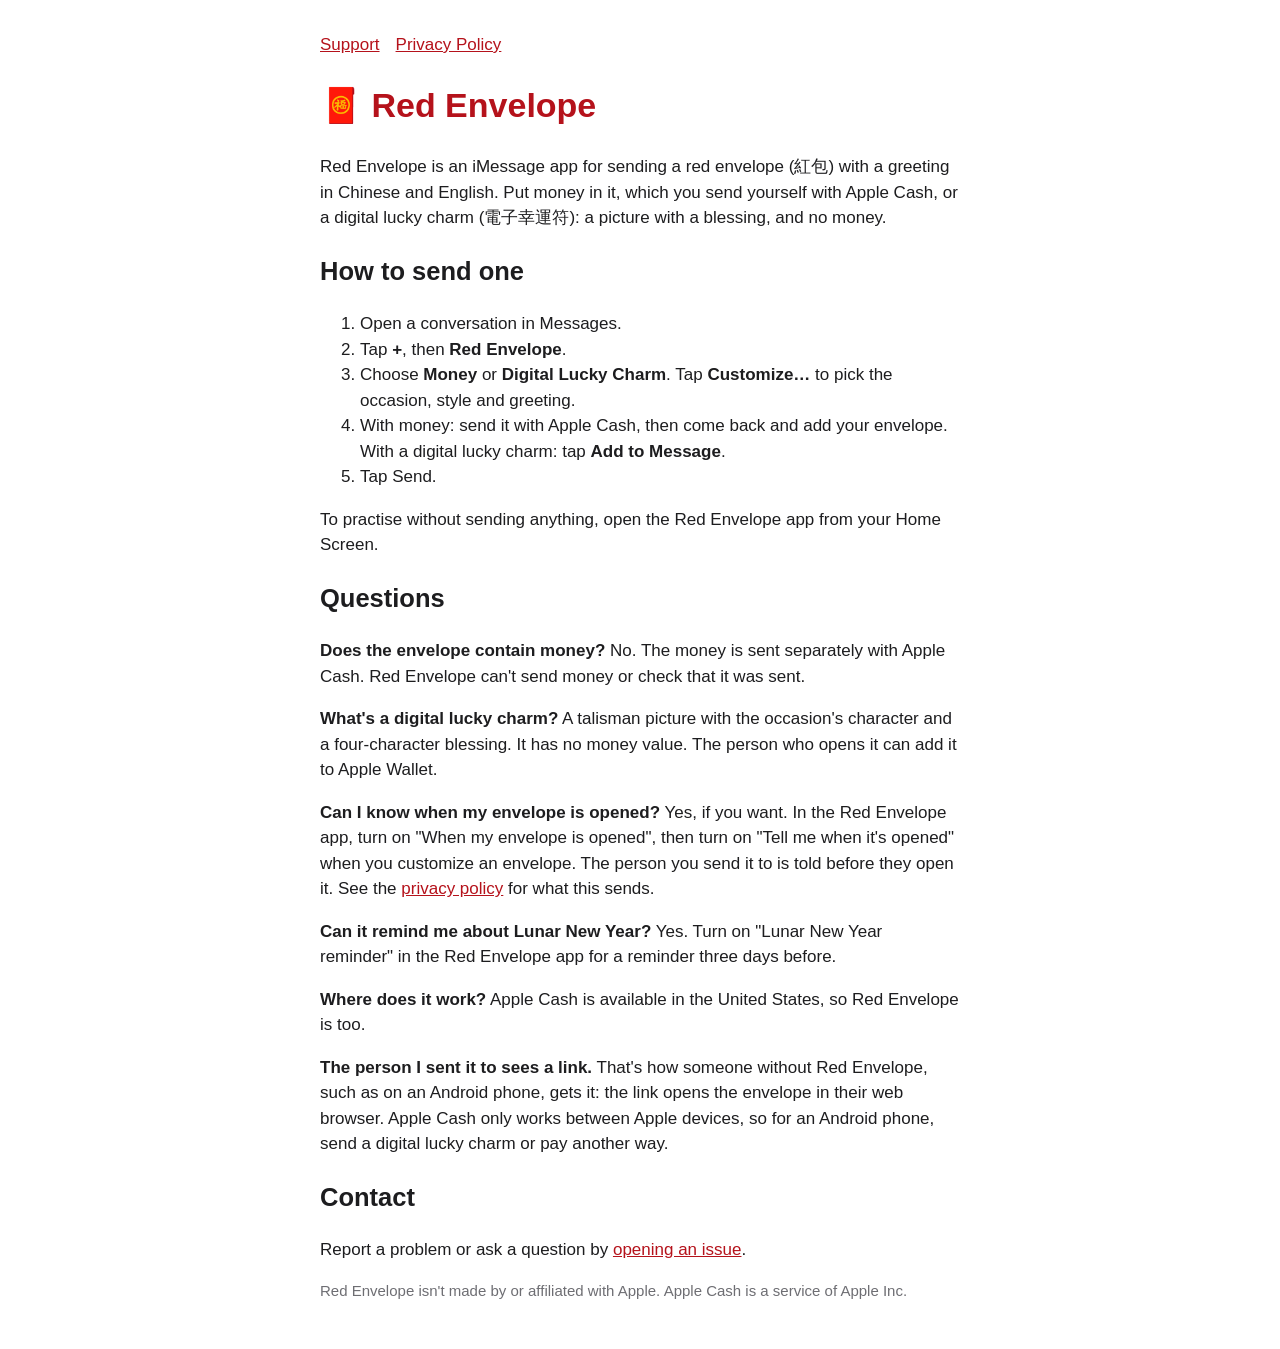
<file: index.html>
<!DOCTYPE html>
<html lang="en">
<head>
<meta charset="utf-8">
<meta name="viewport" content="width=device-width, initial-scale=1">
<title>Red Envelope: Support</title>
<link rel="stylesheet" href="style.css">
</head>
<body>
<nav><a href="./">Support</a><a href="privacy.html">Privacy Policy</a></nav>
<h1>🧧 Red Envelope</h1>
<p>Red Envelope is an iMessage app for sending a red envelope (紅包) with a greeting in Chinese and English. Put money in it, which you send yourself with Apple Cash, or a digital lucky charm (電子幸運符): a picture with a blessing, and no money.</p>

<h2>How to send one</h2>
<ol>
<li>Open a conversation in Messages.</li>
<li>Tap <strong>+</strong>, then <strong>Red Envelope</strong>.</li>
<li>Choose <strong>Money</strong> or <strong>Digital Lucky Charm</strong>. Tap <strong>Customize…</strong> to pick the occasion, style and greeting.</li>
<li>With money: send it with Apple Cash, then come back and add your envelope. With a digital lucky charm: tap <strong>Add to Message</strong>.</li>
<li>Tap Send.</li>
</ol>
<p>To practise without sending anything, open the Red Envelope app from your Home Screen.</p>

<h2>Questions</h2>
<p><strong>Does the envelope contain money?</strong> No. The money is sent separately with Apple Cash. Red Envelope can't send money or check that it was sent.</p>
<p><strong>What's a digital lucky charm?</strong> A talisman picture with the occasion's character and a four-character blessing. It has no money value. The person who opens it can add it to Apple Wallet.</p>
<p><strong>Can I know when my envelope is opened?</strong> Yes, if you want. In the Red Envelope app, turn on "When my envelope is opened", then turn on "Tell me when it's opened" when you customize an envelope. The person you send it to is told before they open it. See the <a href="privacy.html">privacy policy</a> for what this sends.</p>
<p><strong>Can it remind me about Lunar New Year?</strong> Yes. Turn on "Lunar New Year reminder" in the Red Envelope app for a reminder three days before.</p>
<p><strong>Where does it work?</strong> Apple Cash is available in the United States, so Red Envelope is too.</p>
<p><strong>The person I sent it to sees a link.</strong> That's how someone without Red Envelope, such as on an Android phone, gets it: the link opens the envelope in their web browser. Apple Cash only works between Apple devices, so for an Android phone, send a digital lucky charm or pay another way.</p>

<h2>Contact</h2>
<p>Report a problem or ask a question by <a href="https://github.com/alberttwong/redenvelope-site/issues">opening an issue</a>.</p>

<p class="note">Red Envelope isn't made by or affiliated with Apple. Apple Cash is a service of Apple Inc.</p>
</body>
</html>
</file>
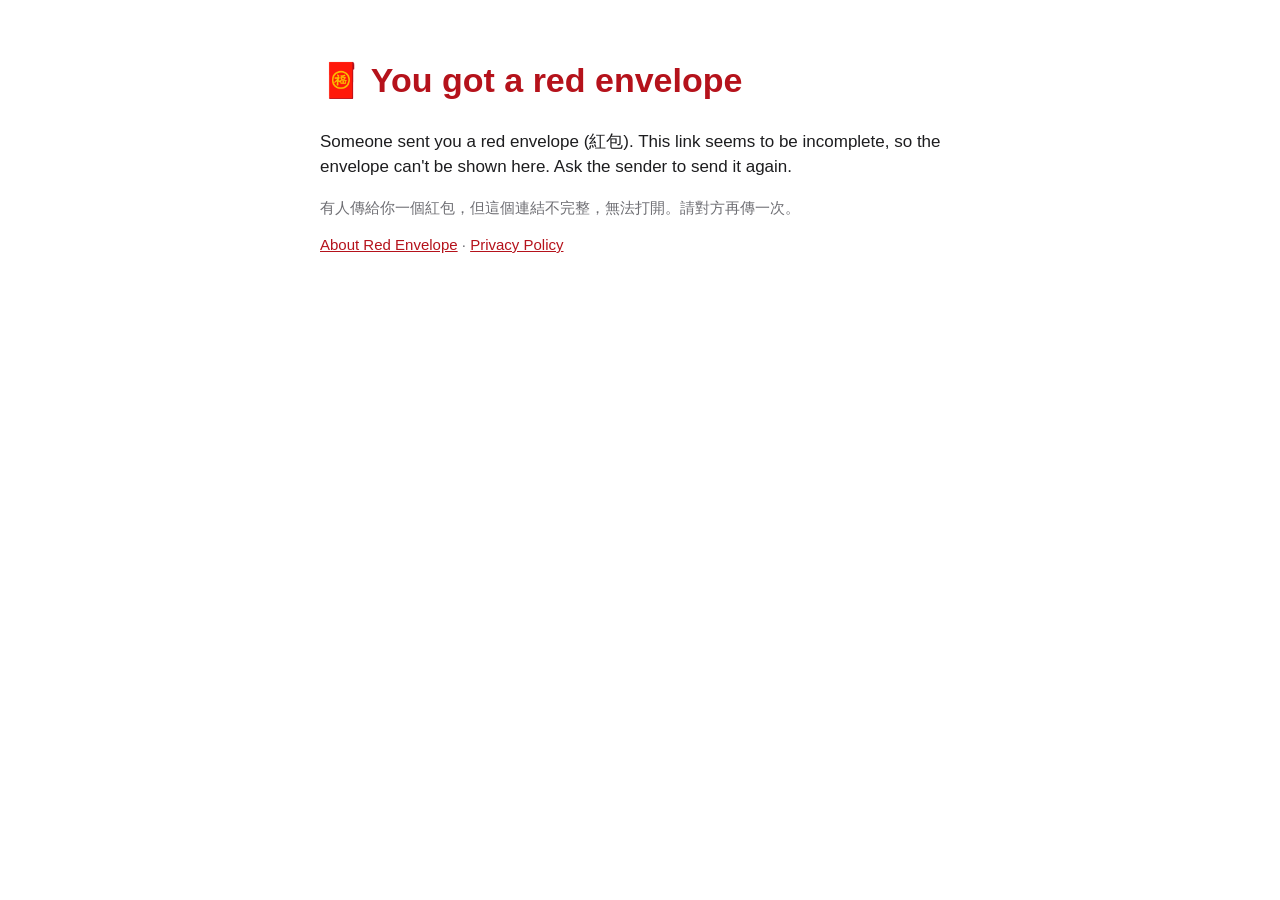
<file: open/index.html>
<!DOCTYPE html>
<html lang="en">
<head>
<meta charset="utf-8">
<meta name="viewport" content="width=device-width, initial-scale=1, viewport-fit=cover">
<meta name="robots" content="noindex">
<title>You got a red envelope</title>
<link rel="stylesheet" href="../style.css">
<style>
  /* The envelope page. The plain page below it is what shows if the link is broken. */
  body.envelope-page {
    max-width: none; margin: 0; padding: 0; min-height: 100vh; min-height: 100dvh;
    background: linear-gradient(var(--body-top), var(--body-bottom));
    color: var(--accent);
    display: flex; flex-direction: column; align-items: center;
    overflow-x: hidden;
  }
  .envelope-page main {
    flex: 1; width: 100%; max-width: 560px; box-sizing: border-box;
    padding: 48px 24px 24px; display: flex; flex-direction: column;
    align-items: center; justify-content: center; gap: 16px; text-align: center;
  }
  .envelope-page a { color: var(--accent); }
  .envelope-page footer { padding: 16px 24px calc(16px + env(safe-area-inset-bottom)); font-size: 13px; color: var(--detail); text-align: center; }
  .envelope-page footer a { color: var(--detail); }
  .lang { position: absolute; top: 12px; right: 16px; display: flex; gap: 4px; }
  .lang button {
    font: inherit; font-size: 13px; padding: 4px 10px; border-radius: 999px; cursor: pointer;
    border: 1px solid var(--detail); background: transparent; color: var(--detail);
  }
  .lang button[aria-pressed="true"] { background: var(--accent); border-color: var(--accent); color: var(--body-bottom); }

  .open-button { border: 0; padding: 0; background: none; cursor: pointer; border-radius: 16px; }
  .open-button:focus-visible { outline: 3px solid var(--accent); outline-offset: 6px; }
  .open-button svg { display: block; height: min(300px, 48vh); width: auto; filter: drop-shadow(0 6px 10px rgba(0,0,0,.3)); }
  .open-button:hover svg { transform: rotate(-2deg); transition: transform .2s; }
  .tap { font-weight: 600; font-size: 19px; margin: 0; }
  .notice { font-size: 14px; color: var(--detail); margin: 0; }

  .charm svg { display: block; height: min(240px, 36vh); width: auto; filter: drop-shadow(0 6px 10px rgba(0,0,0,.3)); }
  .charm-translation { font-size: 15px; font-weight: 600; color: var(--detail); margin: 0; }
  .greeting { font-size: clamp(26px, 8vw, 34px); font-weight: 700; margin: 0; line-height: 1.3; overflow-wrap: anywhere; }
  .translation { font-size: 20px; font-weight: 600; margin: 0; }
  .gift-note { font-size: 14px; color: var(--detail); margin: 0; max-width: 34em; }
  .get-app { font-size: 13px; color: var(--detail); margin: 8px 0 0; }

  .revealed > * { animation: pop .5s cubic-bezier(.2,1.4,.4,1) both; }
  .revealed > :nth-child(2) { animation-delay: .08s; }
  .revealed > :nth-child(3) { animation-delay: .16s; }
  .revealed > :nth-child(n+4) { animation-delay: .24s; }
  @keyframes pop { from { opacity: 0; transform: scale(.7); } to { opacity: 1; transform: none; } }

  .confetti { position: fixed; inset: 0; pointer-events: none; overflow: hidden; }
  .confetti i { position: absolute; top: -12px; width: 8px; height: 5px; animation: fall linear forwards; }
  @keyframes fall { to { transform: translateY(110vh) rotate(var(--spin)); } }

  @media (prefers-reduced-motion: reduce) {
    .revealed > * { animation: none; }
    .confetti { display: none; }
    .open-button:hover svg { transform: none; }
  }
</style>
</head>
<body>
<!-- Shown when the link is incomplete or JavaScript is off. -->
<div id="fallback">
<h1>🧧 You got a red envelope</h1>
<p>Someone sent you a red envelope (紅包). This link seems to be incomplete, so the envelope can't be shown here. Ask the sender to send it again.</p>
<p class="note">有人傳給你一個紅包，但這個連結不完整，無法打開。請對方再傳一次。</p>
<p class="note"><a href="../">About Red Envelope</a> · <a href="../privacy.html">Privacy Policy</a></p>
</div>

<script>
"use strict";
(() => {
  // Must match Backend.baseURL in RedEnvelopeKit.
  const BACKEND = "https://a5c4mkikvoaunxhcy2i2jomms40inbbp.lambda-url.us-west-2.on.aws/";
  const MAX_GREETING = 80;

  // Mirrors EnvelopeDesign.swift. Keep the two in step.
  const OCCASIONS = {
    lunarNewYear: {
      greeting: { traditional: "恭喜發財，大吉大利！", simplified: "恭喜发财，大吉大利！" },
      english: "Wishing you prosperity and good fortune!",
      character: { traditional: "福", simplified: "福" },
      blessing: { traditional: "招財進寶", simplified: "招财进宝" },
      blessingEnglish: "Wealth and treasure come your way",
    },
    wedding: {
      greeting: { traditional: "百年好合，永結同心！", simplified: "百年好合，永结同心！" },
      english: "May you have a hundred years of happiness, and be one in heart!",
      character: { traditional: "囍", simplified: "囍" },
      blessing: { traditional: "百年好合", simplified: "百年好合" },
      blessingEnglish: "A hundred years together",
    },
    birthday: {
      greeting: { traditional: "生日快樂，福壽安康！", simplified: "生日快乐，福寿安康！" },
      english: "Happy birthday! Wishing you good fortune, long life and health!",
      character: { traditional: "壽", simplified: "寿" },
      blessing: { traditional: "福壽安康", simplified: "福寿安康" },
      blessingEnglish: "Good fortune, long life and health",
    },
    newBaby: {
      greeting: { traditional: "恭喜喜獲寶貝，健康快樂！", simplified: "恭喜喜获宝贝，健康快乐！" },
      english: "Congratulations on your precious baby! Wishing them health and happiness!",
      character: { traditional: "喜", simplified: "喜" },
      blessing: { traditional: "平安健康", simplified: "平安健康" },
      blessingEnglish: "Safe and healthy",
    },
    graduation: {
      greeting: { traditional: "學業有成，前程似錦！", simplified: "学业有成，前程似锦！" },
      english: "Congratulations on your studies! Wishing you a bright future!",
      character: { traditional: "賀", simplified: "贺" },
      blessing: { traditional: "前程似錦", simplified: "前程似锦" },
      blessingEnglish: "A bright future",
    },
  };

  const rgb = (r, g, b) => `rgb(${Math.round(r * 255)},${Math.round(g * 255)},${Math.round(b * 255)})`;
  const RED = rgb(0.72, 0.07, 0.11), DEEP_RED = rgb(0.50, 0.03, 0.07), GOLD = rgb(0.97, 0.79, 0.36);
  const STYLES = {
    classic: { body: [RED, DEEP_RED], flap: DEEP_RED, accent: GOLD, detail: "rgba(255,255,255,.85)" },
    gold: { body: [GOLD, rgb(0.85, 0.62, 0.18)], flap: rgb(0.80, 0.56, 0.14), accent: DEEP_RED, detail: "rgba(128,8,18,.85)" },
    blossom: { body: [rgb(0.91, 0.33, 0.45), rgb(0.72, 0.14, 0.30)], flap: rgb(0.72, 0.14, 0.30), accent: rgb(1, 0.93, 0.80), detail: "rgba(255,255,255,.85)" },
  };

  // The page's own words. The envelope itself is always in Chinese with English.
  const TEXT = {
    en: {
      title: "You got a red envelope",
      tap: "Tap to open", open: "Open red envelope",
      senderWillKnow: "The sender will know when you open this",
      money: "Your gift arrives separately. The sender pays it themselves, so look for it in your messages or payment app.",
      charm: "A digital lucky charm for you. It's a picture, with no money.",
      getApp: "Sent with Red Envelope, an iMessage app for iPhone.",
      about: "About Red Envelope", privacy: "Privacy Policy",
    },
    traditional: {
      title: "你收到一個紅包",
      tap: "點一下打開", open: "打開紅包",
      senderWillKnow: "打開後，對方會收到通知",
      money: "禮物會另外送達。金額由對方另行支付，請留意你的訊息或付款 App。",
      charm: "送你一張電子幸運符，祝你好運。這是一張圖片，沒有金額。",
      getApp: "這個紅包由 iPhone 的 iMessage App「Red Envelope」傳送。",
      about: "關於 Red Envelope", privacy: "隱私權政策",
    },
    simplified: {
      title: "你收到一个红包",
      tap: "点一下打开", open: "打开红包",
      senderWillKnow: "打开后，对方会收到通知",
      money: "礼物会另外送达。金额由对方另行支付，请留意你的信息或付款 App。",
      charm: "送你一张电子幸运符，祝你好运。这是一张图片，没有金额。",
      getApp: "这个红包由 iPhone 的 iMessage App“Red Envelope”发送。",
      about: "关于 Red Envelope", privacy: "隐私政策",
    },
  };

  // Mirrors Envelope(url:). Links can be crafted by anyone: reject anything unexpected.
  function parse(search) {
    // Not URLSearchParams: it reads "+" as a space, but the app's URLComponents
    // leaves a typed "+" as is, so "1+1" would show as "1 1".
    const pairs = [];
    for (const part of search.replace(/^\?/, "").split("&")) {
      if (!part) continue;
      const at = part.indexOf("=");
      try {
        pairs.push([decodeURIComponent(at < 0 ? part : part.slice(0, at)), at < 0 ? "" : decodeURIComponent(part.slice(at + 1))]);
      } catch { return null; }
    }
    const q = {
      has: (name) => pairs.some(([k]) => k === name),
      getAll: (name) => pairs.filter(([k]) => k === name).map(([, v]) => v),
    };
    const one = (name) => { const all = q.getAll(name); return all.length === 1 ? all[0] : null; };
    if (one("v") !== "1") return null;
    const greeting = one("greeting");
    const occasion = one("occasion"), style = one("style"), script = one("script");
    if (greeting === null || !Object.hasOwn(OCCASIONS, occasion ?? "") || !Object.hasOwn(STYLES, style ?? "")) return null;
    if (script !== "traditional" && script !== "simplified") return null;
    const trimmed = greeting.trim();
    // Swift counts characters as grapheme clusters, so count the same way where possible.
    const length = typeof Intl.Segmenter === "function"
      ? [...new Intl.Segmenter().segment(greeting)].length : [...greeting].length;
    if (!trimmed || length > MAX_GREETING) return null;

    let gift = "money";
    if (q.has("gift")) {
      gift = one("gift");
      if (gift !== "money" && gift !== "talisman") return null;
    }
    let eid = null;
    if (q.has("eid")) {
      eid = one("eid");
      if (!/^[0-9a-f]{8}-[0-9a-f]{4}-[0-9a-f]{4}-[0-9a-f]{4}-[0-9a-f]{12}$/i.test(eid ?? "")) return null;
      eid = eid.toLowerCase();
    }
    return { greeting, occasion, style, script, gift, eid };
  }

  function defaultLanguage(script) {
    for (const tag of navigator.languages ?? [navigator.language]) {
      const t = (tag || "").toLowerCase();
      if (!t.startsWith("zh")) { if (t.startsWith("en")) return "en"; continue; }
      if (/hant|-tw|-hk|-mo/.test(t)) return "traditional";
      if (/hans|-cn|-sg|-my/.test(t)) return "simplified";
      return script;
    }
    return "en";
  }

  const SVG = "http://www.w3.org/2000/svg";
  function el(name, attrs = {}, text) {
    const node = document.createElementNS(SVG, name);
    for (const [k, v] of Object.entries(attrs)) node.setAttribute(k, v);
    if (text !== undefined) node.textContent = text;
    return node;
  }
  const SERIF = '"Songti TC","Songti SC","Noto Serif CJK TC","Noto Serif CJK SC","Noto Serif TC","Noto Serif SC",serif';

  // Mirrors EnvelopeArtwork in Theme.swift: 0.72 aspect, flap over the top 36%.
  function envelopeArt(design) {
    const s = STYLES[design.style];
    const w = 216, h = 300, line = 3;
    const svg = el("svg", { viewBox: `0 0 ${w} ${h}`, "aria-hidden": "true" });
    const defs = el("defs");
    const grad = el("linearGradient", { id: "body", x1: 0, y1: 0, x2: 0, y2: 1 });
    grad.append(el("stop", { offset: 0, "stop-color": s.body[0] }), el("stop", { offset: 1, "stop-color": s.body[1] }));
    const clip = el("clipPath", { id: "shape" });
    clip.append(el("rect", { width: w, height: h, rx: w * 0.06 }));
    defs.append(grad, clip);
    const g = el("g", { "clip-path": "url(#shape)" });
    g.append(el("rect", { width: w, height: h, fill: "url(#body)" }));
    g.append(el("text", {
      x: w / 2, y: h * 0.64 + h * 0.1, "text-anchor": "middle", "font-size": h * 0.3,
      "font-weight": 700, "font-family": SERIF, fill: s.accent,
    }, OCCASIONS[design.occasion].character[design.script]));
    const fh = h * 0.36;
    g.append(el("path", { d: `M0 0 H${w} Q${w / 2} ${fh * 2} 0 0 Z`, fill: s.flap, stroke: s.accent, "stroke-width": line }));
    svg.append(defs, g, el("rect", {
      x: line / 2, y: line / 2, width: w - line, height: h - line, rx: w * 0.06 - line / 2,
      fill: "none", stroke: s.accent, "stroke-width": line,
    }));
    return svg;
  }

  // Mirrors TalismanArtwork: yellow paper, red ink, character in a circle, blessing down the middle.
  function charmArt(design) {
    const o = OCCASIONS[design.occasion];
    const ink = rgb(0.75, 0.06, 0.08);
    const w = 160, h = 320, line = 3.2, inset = w * 0.07;
    const svg = el("svg", { viewBox: `0 0 ${w} ${h}`, role: "img", "aria-label": `Digital lucky charm: ${o.blessing[design.script]}` });
    const defs = el("defs");
    const grad = el("linearGradient", { id: "paper", x1: 0, y1: 0, x2: 0, y2: 1 });
    grad.append(el("stop", { offset: 0, "stop-color": rgb(1, 0.9, 0.45) }), el("stop", { offset: 1, "stop-color": rgb(0.96, 0.78, 0.30) }));
    defs.append(grad);
    svg.append(defs, el("rect", { width: w, height: h, rx: w * 0.04, fill: "url(#paper)" }));
    svg.append(el("rect", { x: inset + line / 2, y: inset + line / 2, width: w - 2 * inset - line, height: h - 2 * inset - line, fill: "none", stroke: ink, "stroke-width": line }));
    const i2 = inset * 1.6;
    svg.append(el("rect", { x: i2, y: i2, width: w - 2 * i2, height: h - 2 * i2, fill: "none", stroke: ink, "stroke-width": line / 2 }));
    const cy = 30 + w * 0.25;
    svg.append(el("circle", { cx: w / 2, cy, r: w * 0.25, fill: "none", stroke: ink, "stroke-width": line }));
    svg.append(el("text", { x: w / 2, y: cy + w * 0.12, "text-anchor": "middle", "font-size": w * 0.34, "font-weight": 900, "font-family": SERIF, fill: ink }, o.character[design.script]));
    [...o.blessing[design.script]].forEach((c, i) => {
      svg.append(el("text", { x: w / 2, y: cy + w * 0.25 + 36 + i * w * 0.24, "text-anchor": "middle", "font-size": w * 0.2, "font-weight": 700, "font-family": SERIF, fill: ink }, c));
    });
    // A simple seal in place of the app's SF Symbol.
    const sy = h - 34;
    svg.append(el("rect", { x: w / 2 - 9, y: sy - 9, width: 18, height: 18, rx: 3, fill: ink, transform: `rotate(45 ${w / 2} ${sy})` }));
    return svg;
  }

  function confetti() {
    if (matchMedia("(prefers-reduced-motion: reduce)").matches) return;
    const box = document.createElement("div");
    box.className = "confetti";
    box.setAttribute("aria-hidden", "true");
    const colors = [GOLD, "#fff", "orange"];
    for (let i = 0; i < 60; i++) {
      const p = document.createElement("i");
      const size = 5 + Math.random() * 5;
      p.style.cssText = `left:${Math.random() * 100}%;width:${size}px;height:${size * 0.6}px;background:${colors[i % 3]};` +
        `animation-duration:${1.7 + Math.random() * 1.6}s;animation-delay:${Math.random() * 0.8}s;--spin:${360 + Math.random() * 720}deg`;
      box.append(p);
    }
    document.body.append(box);
    setTimeout(() => box.remove(), 5000);
  }

  function reportOpened(eid) {
    // Best effort, like the app. Only the random envelope id is sent.
    try {
      fetch(new URL("opened", BACKEND), {
        method: "POST", mode: "cors", keepalive: true,
        headers: { "content-type": "application/json" },
        body: JSON.stringify({ envelopeId: eid }),
      }).catch(() => {});
    } catch {}
  }

  const env = parse(location.search);
  if (!env) return;

  const style = STYLES[env.style];
  const occasion = OCCASIONS[env.occasion];
  const root = document.documentElement.style;
  root.setProperty("--body-top", style.body[0]);
  root.setProperty("--body-bottom", style.body[1]);
  root.setProperty("--accent", style.accent);
  root.setProperty("--detail", style.detail);
  const theme = document.createElement("meta");
  theme.name = "theme-color";
  theme.content = style.body[0];
  document.head.append(theme);

  document.getElementById("fallback").remove();
  document.body.className = "envelope-page";

  let lang = defaultLanguage(env.script);
  let opened = false;
  const main = document.createElement("main");
  const footer = document.createElement("footer");
  const switcher = document.createElement("div");
  switcher.className = "lang";
  switcher.setAttribute("role", "group");
  switcher.setAttribute("aria-label", "Language");
  for (const [code, label] of [["en", "EN"], ["traditional", "繁"], ["simplified", "简"]]) {
    const b = document.createElement("button");
    b.type = "button";
    b.textContent = label;
    b.dataset.lang = code;
    b.addEventListener("click", () => { lang = code; render(); });
    switcher.append(b);
  }
  document.body.append(switcher, main, footer);

  const p = (cls, text) => { const n = document.createElement("p"); n.className = cls; n.textContent = text; return n; };

  function render() {
    const t = TEXT[lang];
    document.documentElement.lang = lang === "en" ? "en" : lang === "traditional" ? "zh-Hant" : "zh-Hans";
    document.title = `🧧 ${t.title}`;
    for (const b of switcher.children) b.setAttribute("aria-pressed", String(b.dataset.lang === lang));
    main.replaceChildren();
    main.classList.toggle("revealed", opened);

    if (!opened) {
      const button = document.createElement("button");
      button.type = "button";
      button.className = "open-button";
      button.setAttribute("aria-label", t.open);
      button.append(envelopeArt(env));
      button.addEventListener("click", open);
      main.append(button, p("tap", t.tap));
      if (env.eid) main.append(p("notice", `🔔 ${t.senderWillKnow}`));
    } else {
      if (env.gift === "talisman") {
        const charm = document.createElement("div");
        charm.className = "charm";
        charm.append(charmArt(env));
        main.append(charm, p("charm-translation", occasion.blessingEnglish));
      }
      const greeting = p("greeting", env.greeting);
      greeting.lang = env.script === "traditional" ? "zh-Hant" : "zh-Hans";
      main.append(greeting);
      // A greeting the sender wrote themselves has no translation.
      if (env.greeting === occasion.greeting[env.script]) main.append(p("translation", occasion.english));
      main.append(p("gift-note", env.gift === "talisman" ? t.charm : t.money));
      main.append(p("get-app", t.getApp));
    }

    footer.replaceChildren();
    const about = Object.assign(document.createElement("a"), { href: "../", textContent: t.about });
    const privacy = Object.assign(document.createElement("a"), { href: "../privacy.html", textContent: t.privacy });
    footer.append(about, " · ", privacy);
  }

  function open() {
    if (opened) return;
    opened = true;
    if (env.eid) reportOpened(env.eid);
    render();
    confetti();
    main.querySelector(".greeting")?.setAttribute("tabindex", "-1");
    main.querySelector(".greeting")?.focus({ preventScroll: true });
  }

  render();
})();
</script>
</body>
</html>
</file>
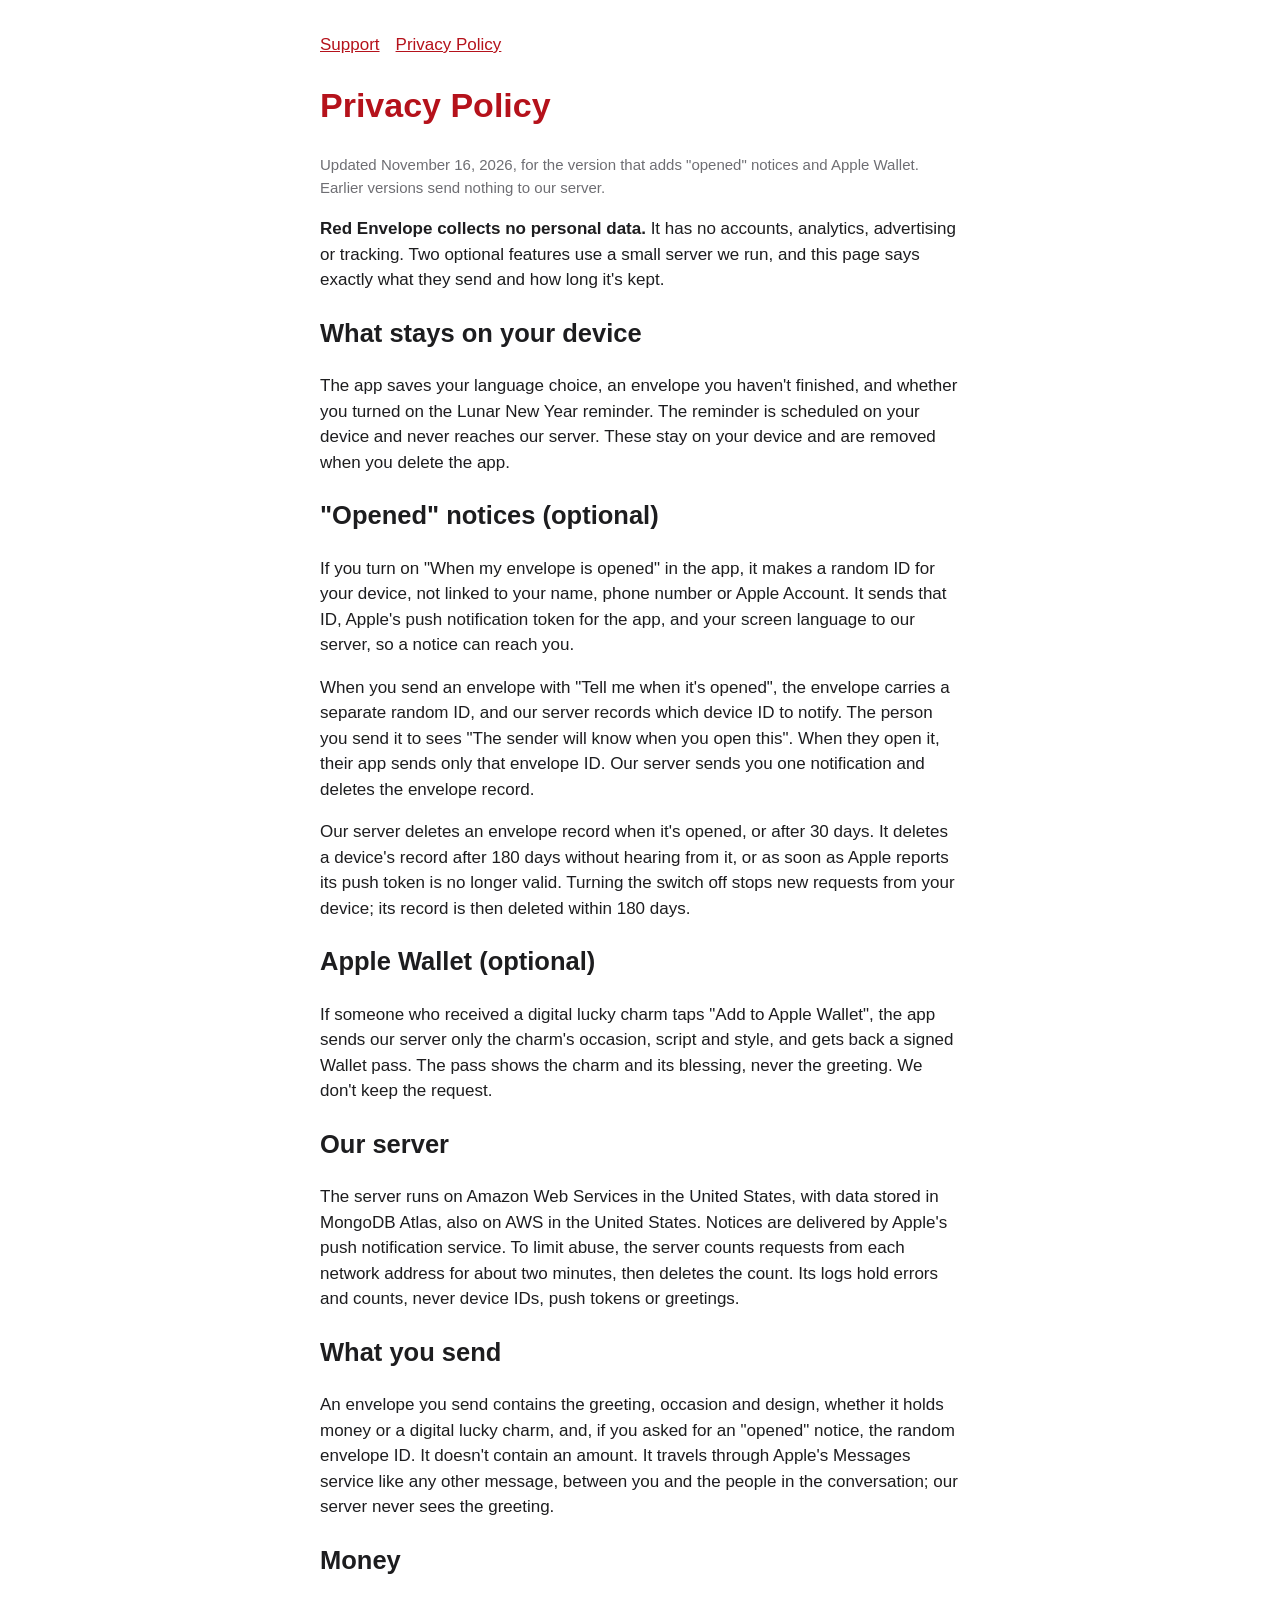
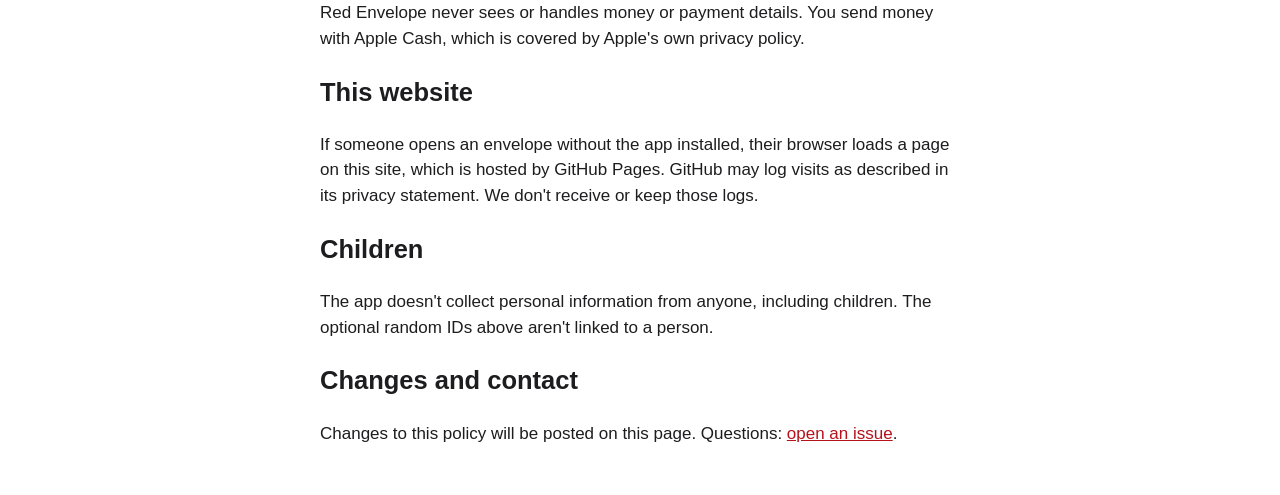
<file: privacy.html>
<!DOCTYPE html>
<html lang="en">
<head>
<meta charset="utf-8">
<meta name="viewport" content="width=device-width, initial-scale=1">
<title>Red Envelope: Privacy Policy</title>
<link rel="stylesheet" href="style.css">
</head>
<body>
<nav><a href="./">Support</a><a href="privacy.html">Privacy Policy</a></nav>
<h1>Privacy Policy</h1>
<p class="note">Updated November 16, 2026, for the version that adds "opened" notices and Apple Wallet. Earlier versions send nothing to our server.</p>

<p><strong>Red Envelope collects no personal data.</strong> It has no accounts, analytics, advertising or tracking. Two optional features use a small server we run, and this page says exactly what they send and how long it's kept.</p>

<h2>What stays on your device</h2>
<p>The app saves your language choice, an envelope you haven't finished, and whether you turned on the Lunar New Year reminder. The reminder is scheduled on your device and never reaches our server. These stay on your device and are removed when you delete the app.</p>

<h2>"Opened" notices (optional)</h2>
<p>If you turn on "When my envelope is opened" in the app, it makes a random ID for your device, not linked to your name, phone number or Apple Account. It sends that ID, Apple's push notification token for the app, and your screen language to our server, so a notice can reach you.</p>
<p>When you send an envelope with "Tell me when it's opened", the envelope carries a separate random ID, and our server records which device ID to notify. The person you send it to sees "The sender will know when you open this". When they open it, their app sends only that envelope ID. Our server sends you one notification and deletes the envelope record.</p>
<p>Our server deletes an envelope record when it's opened, or after 30 days. It deletes a device's record after 180 days without hearing from it, or as soon as Apple reports its push token is no longer valid. Turning the switch off stops new requests from your device; its record is then deleted within 180 days.</p>

<h2>Apple Wallet (optional)</h2>
<p>If someone who received a digital lucky charm taps "Add to Apple Wallet", the app sends our server only the charm's occasion, script and style, and gets back a signed Wallet pass. The pass shows the charm and its blessing, never the greeting. We don't keep the request.</p>

<h2>Our server</h2>
<p>The server runs on Amazon Web Services in the United States, with data stored in MongoDB Atlas, also on AWS in the United States. Notices are delivered by Apple's push notification service. To limit abuse, the server counts requests from each network address for about two minutes, then deletes the count. Its logs hold errors and counts, never device IDs, push tokens or greetings.</p>

<h2>What you send</h2>
<p>An envelope you send contains the greeting, occasion and design, whether it holds money or a digital lucky charm, and, if you asked for an "opened" notice, the random envelope ID. It doesn't contain an amount. It travels through Apple's Messages service like any other message, between you and the people in the conversation; our server never sees the greeting.</p>

<h2>Money</h2>
<p>Red Envelope never sees or handles money or payment details. You send money with Apple Cash, which is covered by Apple's own privacy policy.</p>

<h2>This website</h2>
<p>If someone opens an envelope without the app installed, their browser loads a page on this site, which is hosted by GitHub Pages. GitHub may log visits as described in its privacy statement. We don't receive or keep those logs.</p>

<h2>Children</h2>
<p>The app doesn't collect personal information from anyone, including children. The optional random IDs above aren't linked to a person.</p>

<h2>Changes and contact</h2>
<p>Changes to this policy will be posted on this page. Questions: <a href="https://github.com/alberttwong/redenvelope-site/issues">open an issue</a>.</p>
</body>
</html>
</file>
<file: style.css>
body { font: 17px/1.5 -apple-system, BlinkMacSystemFont, "PingFang TC", sans-serif; max-width: 640px; margin: 0 auto; padding: 32px 20px; color: #1d1d1f; }
h1 { color: #b5121b; }
a { color: #b5121b; }
.note { color: #6e6e73; font-size: 15px; }
nav a { margin-right: 16px; }
</file>
